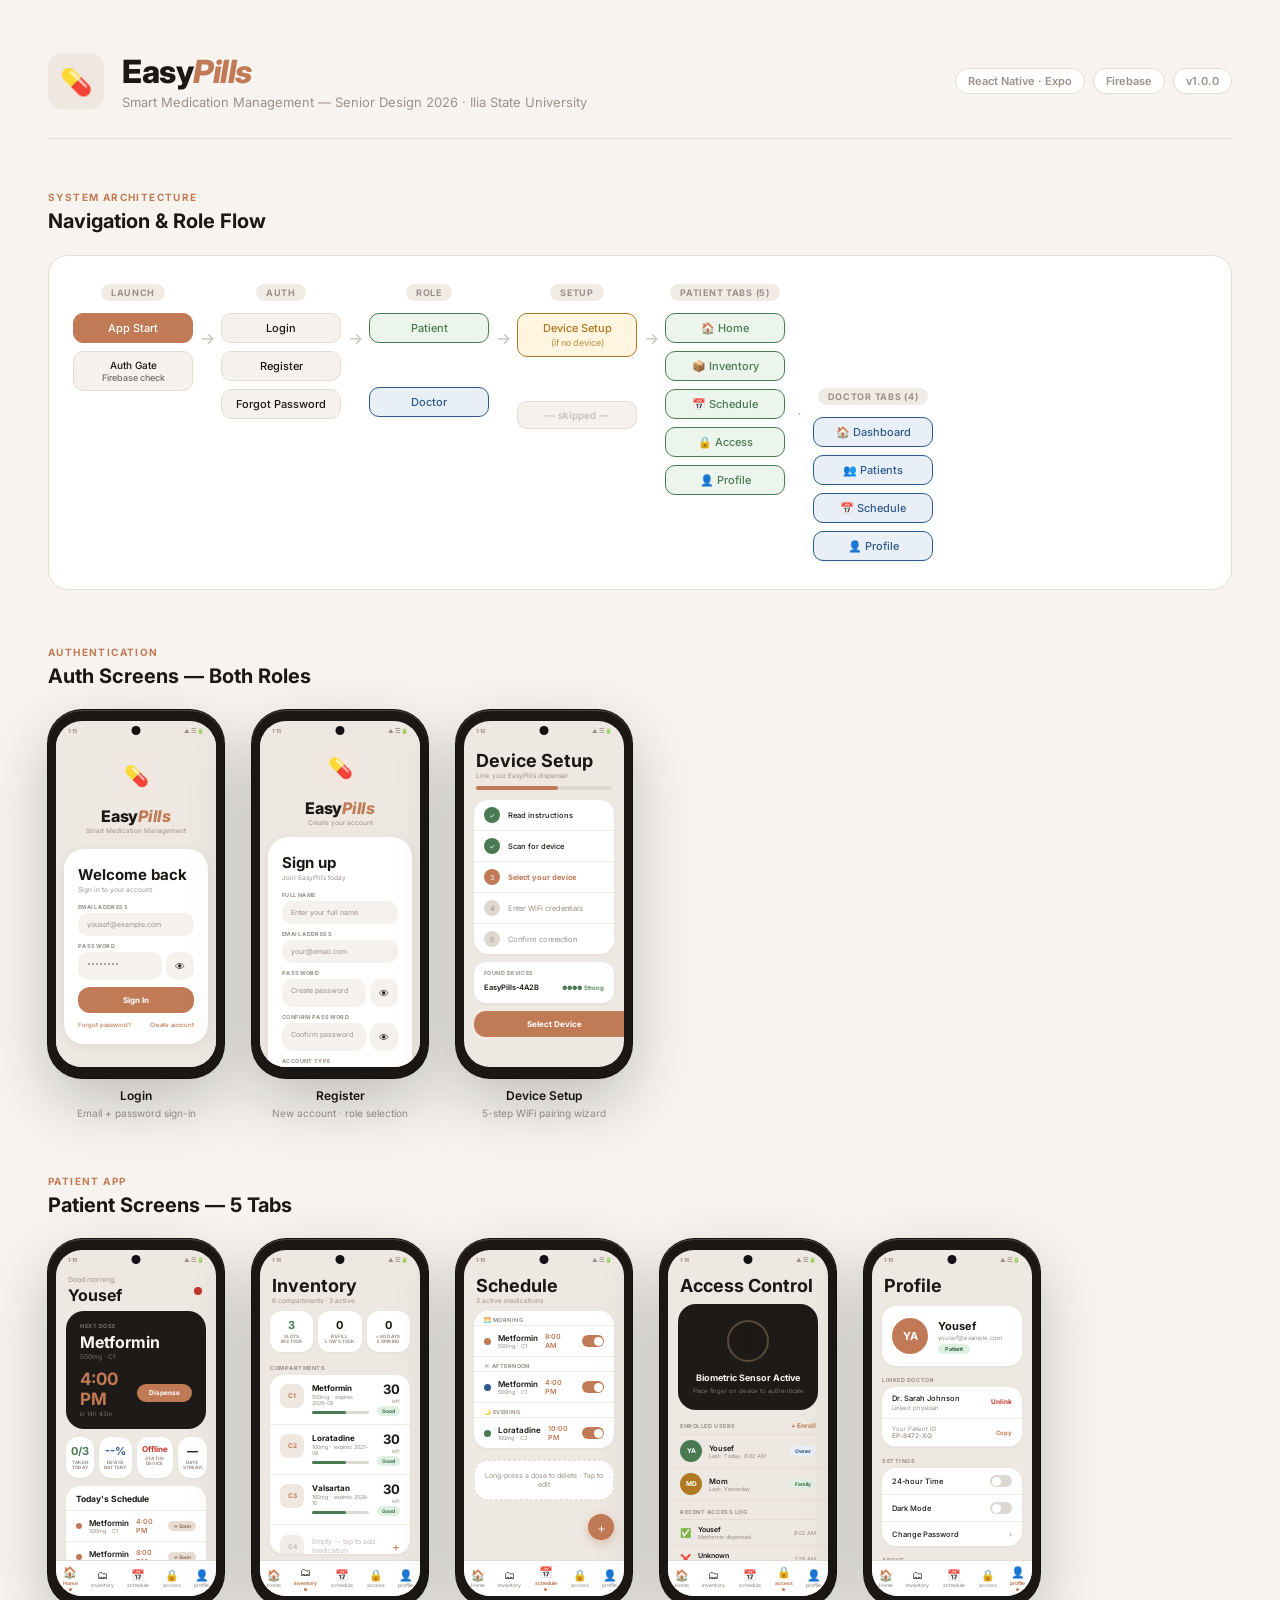
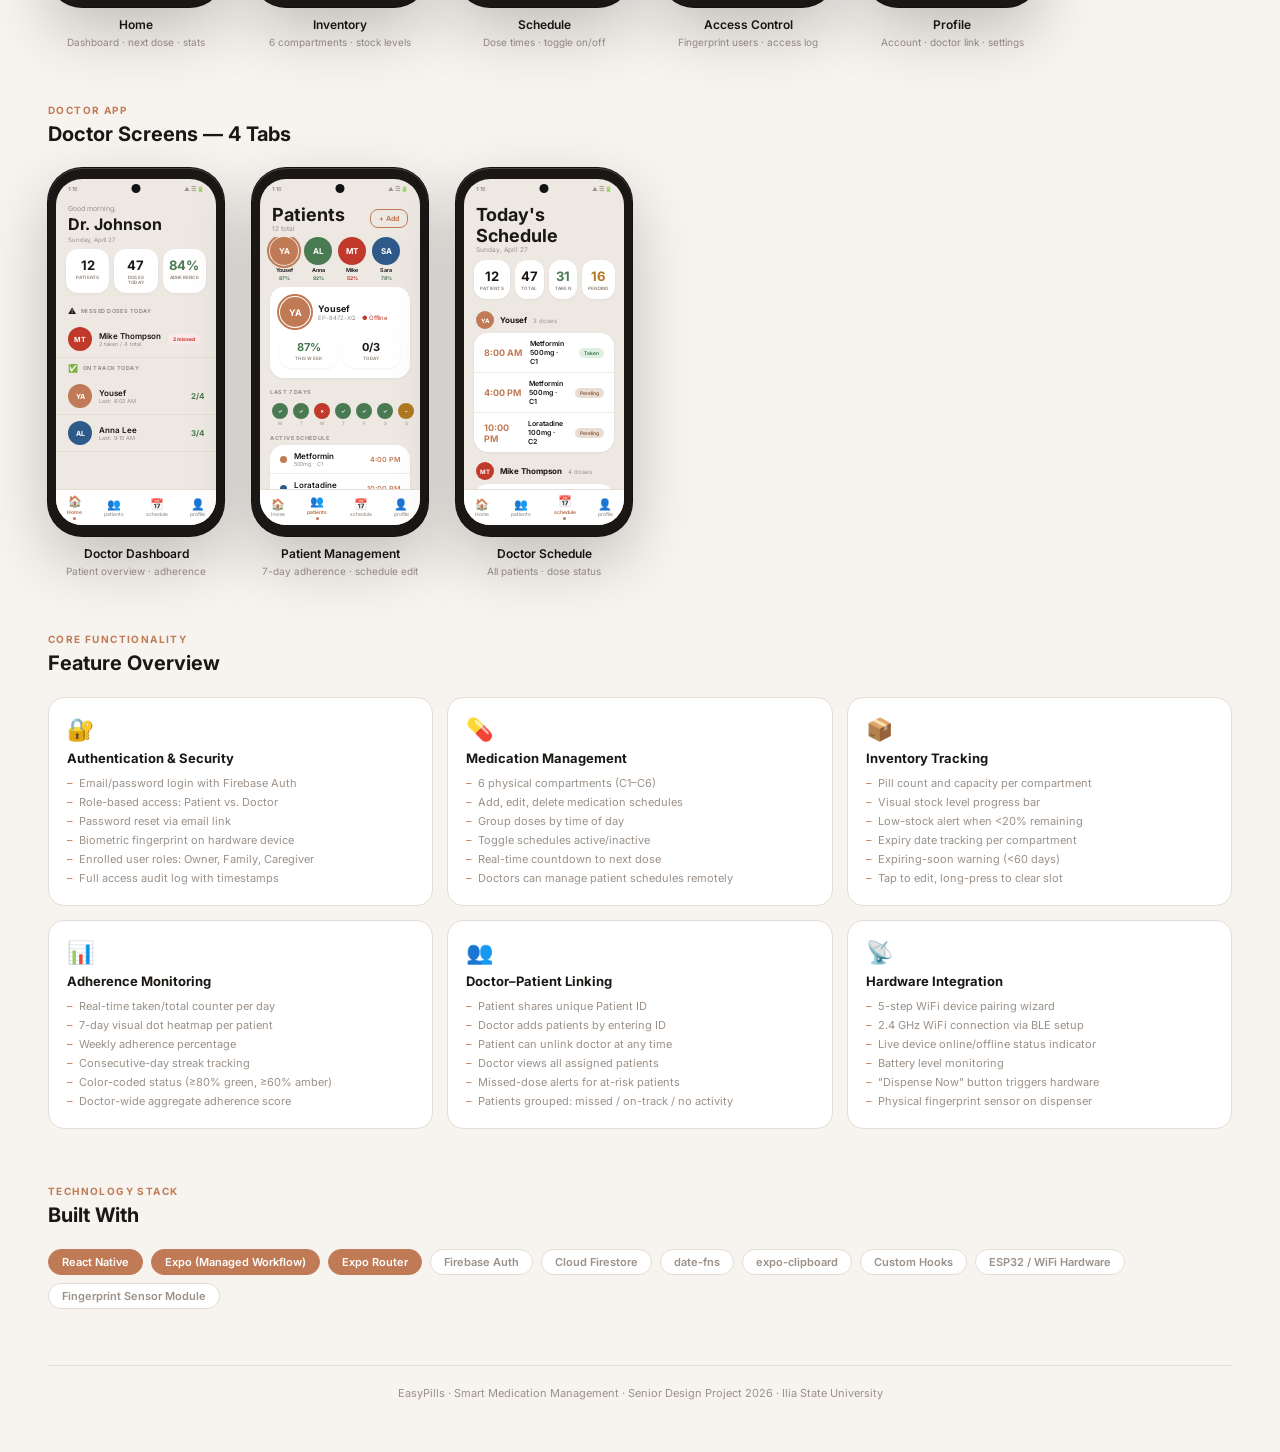
<file: report_design.html>
<!DOCTYPE html>
<html lang="en">
<head>
<meta charset="UTF-8">
<title>EasyPills — App Design Overview</title>
<style>
@import url('https://fonts.googleapis.com/css2?family=Inter:ital,wght@0,300;0,400;0,500;0,600;0,700;0,800;1,700&display=swap');

:root {
  --bg:      #EDE8E2;
  --card:    #FFFFFF;
  --dark:    #1E1A17;
  --accent:  #C17A56;
  --green:   #4A7A52;
  --red:     #C0392B;
  --blue:    #2E5A8A;
  --text:    #1A1714;
  --sub:     #9B9189;
  --border:  #E4DDD5;
  --soon-bg: #E8DDD3;
  --soon-tx: #8B6347;
  --good-bg: #DFF0E3;
  --good-tx: #3A6B42;
  --cx-bg:   #F0E8E0;
  --bar-bg:  #DDD8D2;
  --PW: 176px;
  --PH: 368px;
}

* { box-sizing: border-box; margin: 0; padding: 0; }

body {
  font-family: 'Inter', sans-serif;
  background: #F7F4EF;
  color: var(--text);
  padding: 52px 48px;
  max-width: 1300px;
  margin: 0 auto;
}

/* ── PAGE HEADER ── */
.page-header {
  display: flex; align-items: center; gap: 18px;
  margin-bottom: 52px;
  padding-bottom: 28px;
  border-bottom: 1.5px solid var(--border);
}
.logo-box {
  width: 56px; height: 56px; border-radius: 14px;
  background: var(--cx-bg);
  display: flex; align-items: center; justify-content: center;
  font-size: 26px; flex-shrink: 0;
}
.page-header h1 { font-size: 32px; font-weight: 800; letter-spacing: -.5px; }
.page-header h1 span { color: var(--accent); font-style: italic; }
.page-header p { font-size: 13px; color: var(--sub); margin-top: 3px; }
.header-badges { display: flex; gap: 8px; margin-left: auto; flex-shrink: 0; }
.hbadge {
  font-size: 11px; font-weight: 600; padding: 5px 12px;
  border-radius: 999px; border: 1.5px solid var(--border);
  color: var(--sub); background: var(--card);
}

/* ── SECTION BLOCK ── */
.section { margin-bottom: 56px; }
.sec-label {
  font-size: 10px; font-weight: 700; letter-spacing: .14em;
  text-transform: uppercase; color: var(--accent);
  margin-bottom: 6px;
}
.sec-title { font-size: 20px; font-weight: 700; margin-bottom: 22px; }

/* ── PHONES ROW ── */
.phones-row {
  display: flex; flex-wrap: wrap; gap: 28px; align-items: flex-start;
}

/* ── PHONE SHELL ── */
.phone-wrap {
  display: flex; flex-direction: column; align-items: center; gap: 10px;
}
.phone-shell {
  width: var(--PW); height: var(--PH);
  background: #1A1714;
  border-radius: 34px;
  padding: 11px 8px;
  box-shadow:
    0 0 0 1px #111,
    0 24px 64px rgba(0,0,0,.22),
    inset 0 1px 0 #444;
  flex-shrink: 0;
  position: relative;
}
/* punch-hole camera */
.phone-shell::before {
  content: '';
  position: absolute;
  top: 16px; left: 50%; transform: translateX(-50%);
  width: 9px; height: 9px;
  background: #111;
  border-radius: 999px;
  z-index: 10;
}
.screen {
  width: 100%; height: 100%;
  background: var(--bg);
  border-radius: 26px;
  overflow: hidden;
  display: flex; flex-direction: column;
  font-size: 7px;
  position: relative;
}

/* status bar */
.sbar {
  display: flex; justify-content: space-between; align-items: center;
  padding: 7px 12px 2px;
  font-size: 5.5px; font-weight: 600; color: var(--sub);
  flex-shrink: 0;
}

/* scrollable content area */
.scontent { flex: 1; overflow: hidden; display: flex; flex-direction: column; }

/* phone label */
.phone-label { font-size: 12px; font-weight: 600; color: var(--text); text-align: center; }
.phone-sub   { font-size: 10px; color: var(--sub); text-align: center; margin-top: -6px; }

/* ── WHITE CARD ── */
.card {
  background: var(--card);
  border-radius: 16px;
  box-shadow: 0 1px 4px rgba(0,0,0,.06);
}

/* ── BOTTOM NAV ── */
.bnav {
  display: flex; justify-content: space-around; align-items: center;
  padding: 6px 0 5px;
  background: var(--card);
  border-top: 1px solid var(--border);
  flex-shrink: 0;
}
.bni { display: flex; flex-direction: column; align-items: center; gap: 1.5px; }
.bni-icon { font-size: 11px; line-height: 1; }
.bni-lbl  { font-size: 5px; font-weight: 500; color: var(--sub); }
.bni.active .bni-lbl { color: var(--accent); font-weight: 700; }
.bni.active .bni-icon { filter: none; }
.bni-dot { width: 3px; height: 3px; border-radius: 999px; background: var(--accent); margin-top: 1px; }

/* ── AUTH SCREENS ── */
.auth-bg { background: var(--bg); flex: 1; display: flex; flex-direction: column; align-items: center; padding-top: 18px; }
.auth-icon-wrap {
  width: 44px; height: 44px; border-radius: 13px;
  background: var(--cx-bg);
  display: flex; align-items: center; justify-content: center;
  font-size: 20px; margin-bottom: 8px;
}
.auth-app-name { font-size: 16px; font-weight: 800; letter-spacing: -.3px; }
.auth-app-name span { color: var(--accent); font-style: italic; }
.auth-tagline { font-size: 6.5px; color: var(--sub); margin-top: 1px; }
.auth-card {
  background: var(--card);
  border-radius: 20px;
  padding: 16px 14px;
  margin: 14px 10px 0;
  box-shadow: 0 2px 12px rgba(0,0,0,.07);
}
.auth-h1  { font-size: 15px; font-weight: 700; margin-bottom: 2px; }
.auth-h2  { font-size: 6.5px; color: var(--sub); margin-bottom: 10px; }
.field-lbl {
  font-size: 5.5px; font-weight: 700; letter-spacing: .07em;
  text-transform: uppercase; color: var(--sub); margin-bottom: 3px;
}
.field-row { display: flex; gap: 4px; margin-bottom: 7px; }
.field-input {
  flex: 1; background: #F5F1ED; border-radius: 10px;
  padding: 6px 8px; font-size: 7px; color: var(--sub);
  border: 1px solid transparent;
}
.field-eye {
  width: 28px; height: 28px; background: #F5F1ED;
  border-radius: 10px; display: flex; align-items: center;
  justify-content: center; font-size: 10px; flex-shrink: 0;
}
.auth-btn {
  width: 100%; background: var(--accent); border-radius: 12px;
  padding: 8px; text-align: center;
  font-size: 8px; font-weight: 700; color: #fff;
  margin-top: 6px;
}
.auth-links {
  display: flex; justify-content: space-between;
  margin-top: 8px; font-size: 6px; color: var(--accent); font-weight: 500;
}
.auth-links.centered { justify-content: center; color: var(--sub); }
.auth-links.centered span { color: var(--accent); }
.actype-row { display: flex; gap: 5px; margin-bottom: 7px; }
.actype-btn {
  flex: 1; border-radius: 10px; padding: 6px 4px;
  text-align: center; font-size: 6.5px; font-weight: 600;
  border: 1.5px solid var(--border); color: var(--sub);
  display: flex; align-items: center; justify-content: center; gap: 3px;
}
.actype-btn.sel {
  border-color: var(--accent); color: var(--accent);
  background: #F8EEE8;
}

/* ── HOME SCREEN ── */
.home-greeting { padding: 10px 12px 6px; flex-shrink: 0; }
.greet-small { font-size: 7px; color: var(--sub); }
.greet-big   { font-size: 16px; font-weight: 700; margin-top: 1px; }
.online-dot  {
  position: absolute; top: 22px; right: 14px;
  width: 8px; height: 8px; border-radius: 999px; background: var(--red);
}

.hero-dark {
  margin: 0 10px 8px; border-radius: 18px;
  background: var(--dark);
  padding: 12px 14px;
  flex-shrink: 0;
}
.hero-next-label { font-size: 5.5px; font-weight: 700; letter-spacing: .1em; text-transform: uppercase; color: #7A7067; margin-bottom: 3px; }
.hero-drug  { font-size: 16px; font-weight: 700; color: #FAF7F2; }
.hero-info  { font-size: 6.5px; color: #7A7067; margin-top: 1px; }
.hero-time-row { display: flex; align-items: center; justify-content: space-between; margin-top: 8px; }
.hero-time  { font-size: 17px; font-weight: 700; color: var(--accent); }
.hero-countdown { font-size: 6px; color: #7A7067; margin-top: 1px; }
.hero-dispense-btn {
  background: var(--accent); border-radius: 999px;
  padding: 5px 12px; font-size: 6.5px; font-weight: 700; color: #fff;
}

.stats-row { display: flex; gap: 5px; margin: 0 10px 8px; flex-shrink: 0; }
.stat-box {
  flex: 1; background: var(--card); border-radius: 12px;
  padding: 7px 5px; text-align: center;
  box-shadow: 0 1px 3px rgba(0,0,0,.05);
}
.stat-val { font-size: 11px; font-weight: 700; }
.stat-lbl { font-size: 4.5px; font-weight: 700; letter-spacing: .05em; text-transform: uppercase; color: var(--sub); margin-top: 2px; line-height: 1.2; }
.stat-val.green { color: var(--green); }
.stat-val.blue  { color: var(--blue); }
.stat-val.red   { color: var(--red); }

.today-card { background: var(--card); margin: 0 10px 8px; border-radius: 14px; overflow: hidden; flex-shrink: 0; box-shadow: 0 1px 3px rgba(0,0,0,.05); }
.today-hdr  { padding: 8px 10px 6px; font-size: 8.5px; font-weight: 700; }
.dose-row   { display: flex; align-items: center; gap: 7px; padding: 6px 10px; border-top: 1px solid #F0EBE3; }
.dose-dot   { width: 6px; height: 6px; border-radius: 999px; background: var(--accent); flex-shrink: 0; }
.dose-info  { flex: 1; }
.dose-drug  { font-size: 8px; font-weight: 600; }
.dose-sub   { font-size: 5.5px; color: var(--sub); margin-top: .5px; }
.dose-time  { font-size: 7px; font-weight: 600; color: var(--accent); }
.soon-badge {
  background: var(--soon-bg); color: var(--soon-tx);
  font-size: 5px; font-weight: 600; padding: 2px 5px;
  border-radius: 999px; margin-left: 4px; white-space: nowrap;
}
.taken-badge {
  background: var(--good-bg); color: var(--good-tx);
  font-size: 5px; font-weight: 600; padding: 2px 5px;
  border-radius: 999px; margin-left: 4px;
}
.missed-badge-sm {
  background: #FCEAEA; color: var(--red);
  font-size: 5px; font-weight: 600; padding: 2px 5px;
  border-radius: 999px; margin-left: 4px;
}

.section-lbl-sm {
  font-size: 5.5px; font-weight: 700; letter-spacing: .1em;
  text-transform: uppercase; color: var(--sub);
  padding: 5px 10px 4px; flex-shrink: 0;
}
.recent-card { background: var(--card); margin: 0 10px 6px; border-radius: 14px; padding: 8px 10px; font-size: 7.5px; font-weight: 600; flex-shrink: 0; box-shadow: 0 1px 3px rgba(0,0,0,.05); }

/* ── INVENTORY ── */
.inv-title { font-size: 18px; font-weight: 700; }
.inv-sub   { font-size: 6.5px; color: var(--sub); margin-top: 1px; }
.inv-header { padding: 10px 12px 6px; flex-shrink: 0; }
.comp-card  { background: var(--card); margin: 0 10px 6px; border-radius: 14px; overflow: hidden; flex: 1; box-shadow: 0 1px 3px rgba(0,0,0,.05); }
.comp-row {
  display: flex; align-items: flex-start; gap: 8px;
  padding: 8px 10px; border-bottom: 1px solid #F0EBE3;
}
.cx-badge {
  width: 24px; height: 24px; border-radius: 8px;
  background: var(--cx-bg); color: var(--accent);
  font-size: 6.5px; font-weight: 700;
  display: flex; align-items: center; justify-content: center;
  flex-shrink: 0; margin-top: 1px;
}
.cx-badge.empty { background: #F0EDEA; color: #C5BDB6; }
.comp-info { flex: 1; }
.comp-drug { font-size: 8px; font-weight: 700; }
.comp-meta { font-size: 5.5px; color: var(--sub); margin-top: 1px; }
.comp-bar-wrap { height: 3.5px; background: var(--bar-bg); border-radius: 999px; margin-top: 5px; }
.comp-bar      { height: 100%; border-radius: 999px; background: var(--green); }
.comp-right { display: flex; flex-direction: column; align-items: flex-end; gap: 2px; }
.comp-count     { font-size: 13px; font-weight: 700; line-height: 1; }
.comp-count-lbl { font-size: 5px; color: var(--sub); }
.good-badge {
  background: var(--good-bg); color: var(--good-tx);
  font-size: 5px; font-weight: 700; padding: 2px 5px; border-radius: 999px;
}
.low-badge {
  background: #FEE8E8; color: var(--red);
  font-size: 5px; font-weight: 700; padding: 2px 5px; border-radius: 999px;
}
.comp-empty {
  display: flex; align-items: center; gap: 8px;
  padding: 9px 10px; border-bottom: 1px solid #F0EBE3;
}
.comp-empty-text { flex: 1; font-size: 7px; color: #C5BDB6; }
.comp-plus { font-size: 12px; color: var(--accent); }

/* ── ACCESS CONTROL ── */
.access-header { padding: 10px 12px 8px; flex-shrink: 0; }
.access-title  { font-size: 18px; font-weight: 700; }
.fp-card {
  margin: 0 10px 8px; border-radius: 18px;
  background: var(--dark); padding: 16px 12px;
  display: flex; flex-direction: column; align-items: center;
  gap: 4px; flex-shrink: 0;
}
.fp-ring {
  width: 42px; height: 42px; border-radius: 999px;
  border: 2px solid #5A4A3A;
  display: flex; align-items: center; justify-content: center;
  margin-bottom: 6px;
}
.fp-icon    { font-size: 22px; }
.fp-title   { font-size: 9px; font-weight: 700; color: #FAF7F2; }
.fp-sub     { font-size: 6px; color: #7A7067; text-align: center; }
.enrolled-hdr {
  display: flex; justify-content: space-between; align-items: center;
  padding: 4px 12px; flex-shrink: 0;
}
.enrolled-lbl  { font-size: 5.5px; font-weight: 700; letter-spacing: .1em; text-transform: uppercase; color: var(--sub); }
.enroll-btn    { font-size: 6.5px; font-weight: 700; color: var(--accent); }
.fp-user-row {
  display: flex; align-items: center; gap: 7px;
  padding: 5px 12px; border-bottom: 1px solid var(--border);
  flex-shrink: 0;
}
.fp-avatar {
  width: 22px; height: 22px; border-radius: 999px;
  display: flex; align-items: center; justify-content: center;
  font-size: 6.5px; font-weight: 700; color: #fff; flex-shrink: 0;
}
.fp-name-info { flex: 1; }
.fp-uname { font-size: 7.5px; font-weight: 600; }
.fp-ulast { font-size: 5.5px; color: var(--sub); }
.role-owner    { background: #E8EFF7; color: var(--blue); font-size: 5px; font-weight: 700; padding: 2px 5px; border-radius: 999px; }
.role-family   { background: var(--good-bg); color: var(--good-tx); font-size: 5px; font-weight: 700; padding: 2px 5px; border-radius: 999px; }
.role-caregiver{ background: #FFF5E0; color: #B07820; font-size: 5px; font-weight: 700; padding: 2px 5px; border-radius: 999px; }
.log-row {
  display: flex; align-items: center; gap: 7px;
  padding: 5px 12px; border-bottom: 1px solid var(--border); flex-shrink: 0;
}
.log-icon-success { font-size: 9px; }
.log-name  { font-size: 7px; font-weight: 600; }
.log-sub   { font-size: 5.5px; color: var(--sub); }
.log-time  { font-size: 5.5px; color: var(--sub); margin-left: auto; }

/* ── SCHEDULE SCREEN ── */
.sch-header { padding: 10px 12px 6px; flex-shrink: 0; }
.sch-title  { font-size: 18px; font-weight: 700; }
.sch-sub    { font-size: 6.5px; color: var(--sub); margin-top: 1px; }
.sch-card   { background: var(--card); margin: 0 10px 6px; border-radius: 14px; overflow: hidden; flex-shrink: 0; box-shadow: 0 1px 3px rgba(0,0,0,.05); }
.sch-group-hdr { padding: 6px 10px 2px; font-size: 5.5px; font-weight: 700; letter-spacing: .08em; text-transform: uppercase; color: var(--sub); border-bottom: 1px solid #F0EBE3; }
.sch-row {
  display: flex; align-items: center; gap: 7px;
  padding: 6px 10px; border-bottom: 1px solid #F0EBE3;
}
.sch-dot   { width: 7px; height: 7px; border-radius: 999px; background: var(--accent); flex-shrink: 0; }
.sch-info  { flex: 1; }
.sch-drug  { font-size: 8px; font-weight: 600; }
.sch-meta  { font-size: 5.5px; color: var(--sub); margin-top: .5px; }
.sch-time  { font-size: 7px; font-weight: 600; color: var(--accent); }
.toggle-on {
  width: 22px; height: 12px; border-radius: 999px; background: var(--accent);
  position: relative; flex-shrink: 0;
}
.toggle-on::after {
  content: ''; position: absolute; right: 1.5px; top: 1.5px;
  width: 9px; height: 9px; border-radius: 999px; background: #fff;
}
.toggle-off {
  width: 22px; height: 12px; border-radius: 999px; background: var(--bar-bg);
  position: relative; flex-shrink: 0;
}
.toggle-off::after {
  content: ''; position: absolute; left: 1.5px; top: 1.5px;
  width: 9px; height: 9px; border-radius: 999px; background: #fff;
}
.fab-btn {
  position: absolute; bottom: 56px; right: 10px;
  background: var(--accent); border-radius: 999px;
  width: 26px; height: 26px;
  display: flex; align-items: center; justify-content: center;
  font-size: 14px; color: #fff; font-weight: 300;
  box-shadow: 0 3px 10px rgba(193,122,86,.4);
}

/* ── PROFILE SCREEN ── */
.prof-header { padding: 10px 12px 6px; flex-shrink: 0; }
.prof-title  { font-size: 18px; font-weight: 700; }
.prof-user-card {
  background: var(--card); margin: 4px 10px 6px; border-radius: 14px;
  padding: 12px 10px; display: flex; align-items: center; gap: 10px;
  flex-shrink: 0; box-shadow: 0 1px 3px rgba(0,0,0,.05);
}
.prof-avatar {
  width: 36px; height: 36px; border-radius: 999px;
  display: flex; align-items: center; justify-content: center;
  font-size: 11px; font-weight: 700; color: #fff; flex-shrink: 0;
}
.prof-name  { font-size: 11px; font-weight: 700; }
.prof-email { font-size: 6px; color: var(--sub); margin-top: 1px; }
.prof-role  { font-size: 5.5px; font-weight: 700; padding: 2px 7px; border-radius: 999px; margin-top: 3px; display: inline-block; }
.prof-role.patient { background: var(--good-bg); color: var(--good-tx); }
.prof-role.doctor  { background: #E8EFF7; color: var(--blue); }
.prof-settings-card {
  background: var(--card); margin: 0 10px 6px; border-radius: 14px;
  overflow: hidden; flex-shrink: 0; box-shadow: 0 1px 3px rgba(0,0,0,.05);
}
.prof-row {
  display: flex; align-items: center; justify-content: space-between;
  padding: 7px 10px; border-bottom: 1px solid #F0EBE3;
}
.prof-row-lbl  { font-size: 7.5px; font-weight: 500; }
.prof-row-sub  { font-size: 6px; color: var(--sub); margin-top: .5px; }
.prof-copy-id {
  display: flex; align-items: center; justify-content: space-between;
  padding: 6px 10px; border-bottom: 1px solid #F0EBE3;
}
.copy-id-val { font-size: 6.5px; color: var(--sub); font-weight: 500; }
.copy-btn    { font-size: 6px; color: var(--accent); font-weight: 700; }
.signout-btn {
  margin: 4px 10px; background: #FEE8E8; border-radius: 12px;
  padding: 7px; text-align: center;
  font-size: 7.5px; font-weight: 700; color: var(--red); flex-shrink: 0;
}

/* ── DOCTOR SCREENS ── */
.dr-stat-card {
  background: var(--card); border-radius: 12px;
  padding: 8px 6px; text-align: center;
  box-shadow: 0 1px 3px rgba(0,0,0,.05);
  flex: 1;
}
.dr-stat-val { font-size: 13px; font-weight: 700; }
.dr-stat-lbl { font-size: 4.5px; font-weight: 700; letter-spacing: .05em; text-transform: uppercase; color: var(--sub); margin-top: 2px; }
.pt-group-hdr {
  display: flex; align-items: center; gap: 5px;
  padding: 5px 12px; flex-shrink: 0;
}
.pt-group-icon { font-size: 8px; }
.pt-group-lbl  { font-size: 5.5px; font-weight: 700; letter-spacing: .08em; text-transform: uppercase; color: var(--sub); }
.pt-row {
  display: flex; align-items: center; gap: 7px;
  padding: 6px 12px; border-bottom: 1px solid var(--border); flex-shrink: 0;
}
.pt-avatar {
  width: 24px; height: 24px; border-radius: 999px;
  display: flex; align-items: center; justify-content: center;
  font-size: 7px; font-weight: 700; color: #fff; flex-shrink: 0;
}
.pt-name   { font-size: 8px; font-weight: 600; }
.pt-sub    { font-size: 5.5px; color: var(--sub); margin-top: .5px; }
.pt-count  { font-size: 8px; font-weight: 700; color: var(--green); }
.missed-pill {
  background: #FCEAEA; color: var(--red);
  font-size: 5px; font-weight: 700; padding: 2px 5px; border-radius: 999px;
}

/* doctor patients screen */
.adh-row {
  display: flex; gap: 5px; padding: 4px 12px; flex-shrink: 0;
}
.adh-day { display: flex; flex-direction: column; align-items: center; gap: 1.5px; }
.adh-dot-c {
  width: 16px; height: 16px; border-radius: 999px;
  display: flex; align-items: center; justify-content: center;
  font-size: 5px; font-weight: 700; color: #fff;
}
.adh-dot-c.g { background: var(--green); }
.adh-dot-c.r { background: var(--red); }
.adh-dot-c.a { background: #B07820; }
.adh-day-lbl { font-size: 4.5px; color: var(--sub); }
.chips-row {
  display: flex; gap: 6px; padding: 0 10px 6px; overflow: hidden; flex-shrink: 0;
}
.pt-chip {
  display: flex; flex-direction: column; align-items: center; gap: 2px; flex-shrink: 0;
}
.pt-chip-av {
  width: 28px; height: 28px; border-radius: 999px;
  display: flex; align-items: center; justify-content: center;
  font-size: 8px; font-weight: 700; color: #fff;
}
.pt-chip-av.sel { outline: 2px solid var(--accent); outline-offset: 1px; }
.pt-chip-name { font-size: 5.5px; font-weight: 600; }
.pt-chip-pct  { font-size: 5px; font-weight: 700; }

/* ── FLOW DIAGRAM ── */
.flow-wrap {
  background: var(--card); border-radius: 20px; padding: 28px 24px;
  border: 1px solid var(--border);
  display: flex; align-items: flex-start; gap: 0; overflow-x: auto;
}
.flow-col  { display: flex; flex-direction: column; align-items: center; gap: 8px; min-width: 120px; }
.flow-hdr  {
  font-size: 9px; font-weight: 700; letter-spacing: .08em;
  text-transform: uppercase; color: var(--sub);
  padding: 3px 10px; background: #F0EBE5; border-radius: 999px;
  margin-bottom: 4px; white-space: nowrap;
}
.fnode {
  background: #F5F1ED; border: 1.5px solid var(--border);
  border-radius: 10px; padding: 7px 12px;
  font-size: 11px; font-weight: 500; text-align: center;
  white-space: nowrap; width: 100%;
}
.fnode.accent { background: var(--accent); color: #fff; border-color: var(--accent); }
.fnode.green  { background: #EBF5EC; border-color: #4A7A52; color: #4A7A52; }
.fnode.blue   { background: #E8EFF7; border-color: #2E5A8A; color: #2E5A8A; }
.fnode.amber  { background: #FFF5E0; border-color: #B07820; color: #B07820; }
.farrow { display: flex; align-items: center; justify-content: center; min-width: 28px; padding-top: 44px; font-size: 16px; color: #C5BDB6; }

/* ── FEATURE GRID ── */
.feat-grid { display: grid; grid-template-columns: repeat(3, 1fr); gap: 14px; }
.feat-card {
  background: var(--card); border: 1px solid var(--border);
  border-radius: 16px; padding: 18px;
}
.feat-icon  { font-size: 22px; margin-bottom: 8px; }
.feat-title { font-size: 13px; font-weight: 700; margin-bottom: 7px; }
.feat-card ul { list-style: none; }
.feat-card ul li {
  font-size: 11px; color: var(--sub); padding: 2.5px 0;
  display: flex; gap: 6px; align-items: flex-start;
}
.feat-card ul li::before { content: '–'; color: var(--accent); flex-shrink: 0; }

/* ── TECH CHIPS ── */
.tech-row { display: flex; flex-wrap: wrap; gap: 8px; }
.tech-chip {
  font-size: 11px; font-weight: 600; padding: 5px 13px;
  border-radius: 999px; background: var(--card); border: 1px solid var(--border);
  color: var(--sub);
}
.tech-chip.accent { background: var(--accent); border-color: var(--accent); color: #fff; }

/* ── FOOTER ── */
.footer {
  text-align: center; font-size: 11px; color: var(--sub);
  padding-top: 20px; border-top: 1.5px solid var(--border); margin-top: 20px;
}

.spacer { flex: 1; }
hr.div { border: none; border-top: 1.5px solid var(--border); margin: 48px 0; }
</style>
</head>
<body>

<!-- ═══ HEADER ═══ -->
<div class="page-header">
  <div class="logo-box">💊</div>
  <div>
    <h1>Easy<span>Pills</span></h1>
    <p>Smart Medication Management — Senior Design 2026 · Ilia State University</p>
  </div>
  <div class="header-badges">
    <div class="hbadge">React Native · Expo</div>
    <div class="hbadge">Firebase</div>
    <div class="hbadge">v1.0.0</div>
  </div>
</div>


<!-- ═══ NAVIGATION FLOW ═══ -->
<div class="section">
  <div class="sec-label">System Architecture</div>
  <div class="sec-title">Navigation & Role Flow</div>
  <div class="flow-wrap">
    <div class="flow-col">
      <div class="flow-hdr">Launch</div>
      <div class="fnode accent">App Start</div>
      <div class="fnode" style="font-size:10px;">Auth Gate<br><span style="opacity:.6;font-size:9px;">Firebase check</span></div>
    </div>
    <div class="farrow">→</div>
    <div class="flow-col">
      <div class="flow-hdr">Auth</div>
      <div class="fnode">Login</div>
      <div class="fnode">Register</div>
      <div class="fnode">Forgot Password</div>
    </div>
    <div class="farrow">→</div>
    <div class="flow-col">
      <div class="flow-hdr">Role</div>
      <div class="fnode green">Patient</div>
      <div style="height:28px;"></div>
      <div class="fnode blue">Doctor</div>
    </div>
    <div class="farrow">→</div>
    <div class="flow-col">
      <div class="flow-hdr">Setup</div>
      <div class="fnode amber">Device Setup<br><span style="font-size:9px;opacity:.7;">(if no device)</span></div>
      <div style="height:28px;"></div>
      <div class="fnode" style="font-size:10px;color:#bbb;">— skipped —</div>
    </div>
    <div class="farrow">→</div>
    <div class="flow-col">
      <div class="flow-hdr">Patient Tabs (5)</div>
      <div class="fnode green">🏠 Home</div>
      <div class="fnode green">📦 Inventory</div>
      <div class="fnode green">📅 Schedule</div>
      <div class="fnode green">🔒 Access</div>
      <div class="fnode green">👤 Profile</div>
    </div>
    <div class="farrow" style="padding-top:120px;">·</div>
    <div class="flow-col" style="margin-top:104px;">
      <div class="flow-hdr">Doctor Tabs (4)</div>
      <div class="fnode blue">🏠 Dashboard</div>
      <div class="fnode blue">👥 Patients</div>
      <div class="fnode blue">📅 Schedule</div>
      <div class="fnode blue">👤 Profile</div>
    </div>
  </div>
</div>


<!-- ═══ AUTH SCREENS ═══ -->
<div class="section">
  <div class="sec-label">Authentication</div>
  <div class="sec-title">Auth Screens — Both Roles</div>
  <div class="phones-row">

    <!-- LOGIN -->
    <div class="phone-wrap">
      <div class="phone-shell">
        <div class="screen">
          <div class="sbar"><span>1:15</span><span>▲ ☰ 🔋</span></div>
          <div class="auth-bg">
            <div class="auth-icon-wrap">💊</div>
            <div class="auth-app-name">Easy<span>Pills</span></div>
            <div class="auth-tagline">Smart Medication Management</div>
            <div class="auth-card" style="width:calc(100% - 16px);">
              <div class="auth-h1">Welcome back</div>
              <div class="auth-h2">Sign in to your account</div>
              <div class="field-lbl">Email Address</div>
              <div class="field-row"><div class="field-input">yousef@example.com</div></div>
              <div class="field-lbl">Password</div>
              <div class="field-row">
                <div class="field-input">••••••••</div>
                <div class="field-eye">👁</div>
              </div>
              <div class="auth-btn">Sign In</div>
              <div class="auth-links">
                <span>Forgot password?</span>
                <span>Create account</span>
              </div>
            </div>
          </div>
        </div>
      </div>
      <div class="phone-label">Login</div>
      <div class="phone-sub">Email + password sign-in</div>
    </div>

    <!-- REGISTER -->
    <div class="phone-wrap">
      <div class="phone-shell">
        <div class="screen">
          <div class="sbar"><span>1:15</span><span>▲ ☰ 🔋</span></div>
          <div class="auth-bg" style="padding-top:10px;">
            <div class="auth-icon-wrap">💊</div>
            <div class="auth-app-name">Easy<span>Pills</span></div>
            <div class="auth-tagline">Create your account</div>
            <div class="auth-card" style="width:calc(100% - 16px);margin-top:10px;">
              <div class="auth-h1">Sign up</div>
              <div class="auth-h2">Join EasyPills today</div>
              <div class="field-lbl">Full Name</div>
              <div class="field-row"><div class="field-input">Enter your full name</div></div>
              <div class="field-lbl">Email Address</div>
              <div class="field-row"><div class="field-input">your@email.com</div></div>
              <div class="field-lbl">Password</div>
              <div class="field-row">
                <div class="field-input">Create password</div>
                <div class="field-eye">👁</div>
              </div>
              <div class="field-lbl">Confirm Password</div>
              <div class="field-row">
                <div class="field-input">Confirm password</div>
                <div class="field-eye">👁</div>
              </div>
              <div class="field-lbl">Account Type</div>
              <div class="actype-row">
                <div class="actype-btn sel">👤 Patient</div>
                <div class="actype-btn">🩺 Doctor</div>
              </div>
              <div class="auth-btn">Create Account</div>
              <div class="auth-links centered" style="margin-top:6px;">
                Already have an account? <span style="margin-left:3px;">Sign in</span>
              </div>
            </div>
          </div>
        </div>
      </div>
      <div class="phone-label">Register</div>
      <div class="phone-sub">New account · role selection</div>
    </div>

    <!-- DEVICE SETUP -->
    <div class="phone-wrap">
      <div class="phone-shell">
        <div class="screen">
          <div class="sbar"><span>1:16</span><span>▲ ☰ 🔋</span></div>
          <div class="scontent" style="padding-top:4px;">
            <div style="padding:10px 12px 6px;flex-shrink:0;">
              <div style="font-size:18px;font-weight:700;">Device Setup</div>
              <div style="font-size:6.5px;color:var(--sub);margin-top:1px;">Link your EasyPills dispenser</div>
            </div>
            <!-- progress bar -->
            <div style="margin:0 12px 10px;height:4px;background:var(--bar-bg);border-radius:999px;flex-shrink:0;">
              <div style="width:60%;height:100%;background:var(--accent);border-radius:999px;"></div>
            </div>
            <!-- steps -->
            <div style="background:var(--card);margin:0 10px;border-radius:14px;overflow:hidden;flex-shrink:0;box-shadow:0 1px 3px rgba(0,0,0,.05);">
              <div style="display:flex;align-items:center;gap:8px;padding:7px 10px;border-bottom:1px solid #F0EBE3;">
                <div style="width:16px;height:16px;border-radius:999px;background:var(--green);display:flex;align-items:center;justify-content:center;font-size:7px;color:#fff;flex-shrink:0;">✓</div>
                <div style="font-size:7.5px;font-weight:500;">Read instructions</div>
              </div>
              <div style="display:flex;align-items:center;gap:8px;padding:7px 10px;border-bottom:1px solid #F0EBE3;">
                <div style="width:16px;height:16px;border-radius:999px;background:var(--green);display:flex;align-items:center;justify-content:center;font-size:7px;color:#fff;flex-shrink:0;">✓</div>
                <div style="font-size:7.5px;font-weight:500;">Scan for device</div>
              </div>
              <div style="display:flex;align-items:center;gap:8px;padding:7px 10px;border-bottom:1px solid #F0EBE3;">
                <div style="width:16px;height:16px;border-radius:999px;background:var(--accent);display:flex;align-items:center;justify-content:center;font-size:7px;color:#fff;flex-shrink:0;">3</div>
                <div style="font-size:7.5px;font-weight:700;color:var(--accent);">Select your device</div>
              </div>
              <div style="display:flex;align-items:center;gap:8px;padding:7px 10px;border-bottom:1px solid #F0EBE3;">
                <div style="width:16px;height:16px;border-radius:999px;background:var(--bar-bg);display:flex;align-items:center;justify-content:center;font-size:7px;color:var(--sub);flex-shrink:0;">4</div>
                <div style="font-size:7.5px;color:var(--sub);">Enter WiFi credentials</div>
              </div>
              <div style="display:flex;align-items:center;gap:8px;padding:7px 10px;">
                <div style="width:16px;height:16px;border-radius:999px;background:var(--bar-bg);display:flex;align-items:center;justify-content:center;font-size:7px;color:var(--sub);flex-shrink:0;">5</div>
                <div style="font-size:7.5px;color:var(--sub);">Confirm connection</div>
              </div>
            </div>
            <div style="background:var(--card);margin:8px 10px;border-radius:12px;padding:8px 10px;flex-shrink:0;box-shadow:0 1px 3px rgba(0,0,0,.05);">
              <div style="font-size:5.5px;font-weight:700;letter-spacing:.08em;text-transform:uppercase;color:var(--sub);margin-bottom:4px;">Found Devices</div>
              <div style="display:flex;justify-content:space-between;align-items:center;padding:3px 0;">
                <span style="font-size:7.5px;font-weight:600;">EasyPills-4A2B</span>
                <span style="font-size:6px;color:var(--green);font-weight:600;">●●●● Strong</span>
              </div>
            </div>
            <div style="margin:0 10px;" class="auth-btn">Select Device</div>
          </div>
        </div>
      </div>
      <div class="phone-label">Device Setup</div>
      <div class="phone-sub">5-step WiFi pairing wizard</div>
    </div>

  </div>
</div>


<!-- ═══ PATIENT SCREENS ═══ -->
<div class="section">
  <div class="sec-label">Patient App</div>
  <div class="sec-title">Patient Screens — 5 Tabs</div>
  <div class="phones-row">

    <!-- HOME -->
    <div class="phone-wrap">
      <div class="phone-shell">
        <div class="screen">
          <div class="sbar"><span>1:16</span><span>▲ ☰ 🔋</span></div>
          <div class="scontent">
            <div class="home-greeting" style="position:relative;">
              <div class="greet-small">Good morning,</div>
              <div class="greet-big">Yousef</div>
              <div class="online-dot"></div>
            </div>
            <div class="hero-dark">
              <div class="hero-next-label">Next Dose</div>
              <div class="hero-drug">Metformin</div>
              <div class="hero-info">500mg · C1</div>
              <div class="hero-time-row">
                <div>
                  <div class="hero-time">4:00 PM</div>
                  <div class="hero-countdown">in 14h 43m</div>
                </div>
                <div class="hero-dispense-btn">Dispense</div>
              </div>
            </div>
            <div class="stats-row">
              <div class="stat-box"><div class="stat-val green">0/3</div><div class="stat-lbl">Taken<br>Today</div></div>
              <div class="stat-box"><div class="stat-val blue">--%</div><div class="stat-lbl">Device<br>Battery</div></div>
              <div class="stat-box"><div class="stat-val red" style="font-size:8px;">Offline</div><div class="stat-lbl">Status<br>Device</div></div>
              <div class="stat-box"><div class="stat-val">—</div><div class="stat-lbl">Days<br>Streak</div></div>
            </div>
            <div class="today-card">
              <div class="today-hdr">Today's Schedule</div>
              <div class="dose-row">
                <div class="dose-dot"></div>
                <div class="dose-info">
                  <div class="dose-drug">Metformin</div>
                  <div class="dose-sub">500mg · C1</div>
                </div>
                <div class="dose-time">4:00 PM</div>
                <div class="soon-badge">→ Soon</div>
              </div>
              <div class="dose-row">
                <div class="dose-dot"></div>
                <div class="dose-info">
                  <div class="dose-drug">Metformin</div>
                  <div class="dose-sub">500mg · C1</div>
                </div>
                <div class="dose-time">8:00 PM</div>
                <div class="soon-badge">→ Soon</div>
              </div>
              <div class="dose-row">
                <div class="dose-dot"></div>
                <div class="dose-info">
                  <div class="dose-drug">Loratadine</div>
                  <div class="dose-sub">100mg · C2</div>
                </div>
                <div class="dose-time">10:00 PM</div>
                <div class="soon-badge">→ Soon</div>
              </div>
            </div>
            <div class="recent-card">Recent Activity</div>
          </div>
          <div class="bnav">
            <div class="bni active"><div class="bni-icon">🏠</div><div class="bni-lbl">Home</div><div class="bni-dot"></div></div>
            <div class="bni"><div class="bni-icon">🗂</div><div class="bni-lbl">inventory</div></div>
            <div class="bni"><div class="bni-icon">📅</div><div class="bni-lbl">schedule</div></div>
            <div class="bni"><div class="bni-icon">🔒</div><div class="bni-lbl">access</div></div>
            <div class="bni"><div class="bni-icon">👤</div><div class="bni-lbl">profile</div></div>
          </div>
        </div>
      </div>
      <div class="phone-label">Home</div>
      <div class="phone-sub">Dashboard · next dose · stats</div>
    </div>

    <!-- INVENTORY -->
    <div class="phone-wrap">
      <div class="phone-shell">
        <div class="screen">
          <div class="sbar"><span>1:16</span><span>▲ ☰ 🔋</span></div>
          <div class="scontent">
            <div class="inv-header">
              <div class="inv-title">Inventory</div>
              <div class="inv-sub">6 compartments · 3 active</div>
            </div>
            <div class="stats-row">
              <div class="stat-box"><div class="stat-val green">3</div><div class="stat-lbl">Slots<br>In Stock</div></div>
              <div class="stat-box"><div class="stat-val">0</div><div class="stat-lbl">Refill<br>Low Stock</div></div>
              <div class="stat-box"><div class="stat-val">0</div><div class="stat-lbl">&lt;60 Days<br>Expiring</div></div>
            </div>
            <div class="section-lbl-sm">Compartments</div>
            <div class="comp-card">
              <div class="comp-row">
                <div class="cx-badge">C1</div>
                <div class="comp-info">
                  <div class="comp-drug">Metformin</div>
                  <div class="comp-meta">500mg · expires 2026-08</div>
                  <div class="comp-bar-wrap"><div class="comp-bar" style="width:60%;"></div></div>
                </div>
                <div class="comp-right">
                  <div class="comp-count">30</div>
                  <div class="comp-count-lbl">left</div>
                  <div class="good-badge">Good</div>
                </div>
              </div>
              <div class="comp-row">
                <div class="cx-badge">C2</div>
                <div class="comp-info">
                  <div class="comp-drug">Loratadine</div>
                  <div class="comp-meta">100mg · expires 2027-08</div>
                  <div class="comp-bar-wrap"><div class="comp-bar" style="width:60%;"></div></div>
                </div>
                <div class="comp-right">
                  <div class="comp-count">30</div>
                  <div class="comp-count-lbl">left</div>
                  <div class="good-badge">Good</div>
                </div>
              </div>
              <div class="comp-row">
                <div class="cx-badge">C3</div>
                <div class="comp-info">
                  <div class="comp-drug">Valsartan</div>
                  <div class="comp-meta">160mg · expires 2028-10</div>
                  <div class="comp-bar-wrap"><div class="comp-bar" style="width:60%;"></div></div>
                </div>
                <div class="comp-right">
                  <div class="comp-count">30</div>
                  <div class="comp-count-lbl">left</div>
                  <div class="good-badge">Good</div>
                </div>
              </div>
              <div class="comp-empty">
                <div class="cx-badge empty">C4</div>
                <div class="comp-empty-text">Empty — tap to add medication</div>
                <div class="comp-plus">+</div>
              </div>
              <div class="comp-empty">
                <div class="cx-badge empty">C5</div>
                <div class="comp-empty-text">Empty — tap to add medication</div>
                <div class="comp-plus">+</div>
              </div>
              <div class="comp-empty" style="border-bottom:none;">
                <div class="cx-badge empty">C6</div>
                <div class="comp-empty-text">Empty — tap to add medication</div>
                <div class="comp-plus">+</div>
              </div>
            </div>
          </div>
          <div class="bnav">
            <div class="bni"><div class="bni-icon">🏠</div><div class="bni-lbl">Home</div></div>
            <div class="bni active"><div class="bni-icon">🗂</div><div class="bni-lbl">inventory</div><div class="bni-dot"></div></div>
            <div class="bni"><div class="bni-icon">📅</div><div class="bni-lbl">schedule</div></div>
            <div class="bni"><div class="bni-icon">🔒</div><div class="bni-lbl">access</div></div>
            <div class="bni"><div class="bni-icon">👤</div><div class="bni-lbl">profile</div></div>
          </div>
        </div>
      </div>
      <div class="phone-label">Inventory</div>
      <div class="phone-sub">6 compartments · stock levels</div>
    </div>

    <!-- SCHEDULE -->
    <div class="phone-wrap">
      <div class="phone-shell">
        <div class="screen" style="position:relative;">
          <div class="sbar"><span>1:16</span><span>▲ ☰ 🔋</span></div>
          <div class="scontent">
            <div class="sch-header">
              <div style="display:flex;justify-content:space-between;align-items:center;">
                <div>
                  <div class="sch-title">Schedule</div>
                  <div class="sch-sub">3 active medications</div>
                </div>
              </div>
            </div>
            <div class="sch-card">
              <div class="sch-group-hdr">🌅 Morning</div>
              <div class="sch-row">
                <div class="sch-dot"></div>
                <div class="sch-info">
                  <div class="sch-drug">Metformin</div>
                  <div class="sch-meta">500mg · C1</div>
                </div>
                <div class="sch-time">8:00 AM</div>
                <div class="toggle-on" style="margin-left:5px;"></div>
              </div>
              <div class="sch-group-hdr">☀️ Afternoon</div>
              <div class="sch-row">
                <div class="sch-dot" style="background:var(--blue);"></div>
                <div class="sch-info">
                  <div class="sch-drug">Metformin</div>
                  <div class="sch-meta">500mg · C1</div>
                </div>
                <div class="sch-time">4:00 PM</div>
                <div class="toggle-on" style="margin-left:5px;"></div>
              </div>
              <div class="sch-group-hdr">🌙 Evening</div>
              <div class="sch-row" style="border-bottom:none;">
                <div class="sch-dot" style="background:var(--green);"></div>
                <div class="sch-info">
                  <div class="sch-drug">Loratadine</div>
                  <div class="sch-meta">100mg · C2</div>
                </div>
                <div class="sch-time">10:00 PM</div>
                <div class="toggle-on" style="margin-left:5px;"></div>
              </div>
            </div>
            <div style="padding:6px 10px;flex-shrink:0;">
              <div style="background:var(--card);border-radius:14px;padding:10px;font-size:7px;color:var(--sub);text-align:center;border:1.5px dashed var(--border);">
                Long-press a dose to delete · Tap to edit
              </div>
            </div>
          </div>
          <div class="fab-btn">+</div>
          <div class="bnav">
            <div class="bni"><div class="bni-icon">🏠</div><div class="bni-lbl">Home</div></div>
            <div class="bni"><div class="bni-icon">🗂</div><div class="bni-lbl">inventory</div></div>
            <div class="bni active"><div class="bni-icon">📅</div><div class="bni-lbl">schedule</div><div class="bni-dot"></div></div>
            <div class="bni"><div class="bni-icon">🔒</div><div class="bni-lbl">access</div></div>
            <div class="bni"><div class="bni-icon">👤</div><div class="bni-lbl">profile</div></div>
          </div>
        </div>
      </div>
      <div class="phone-label">Schedule</div>
      <div class="phone-sub">Dose times · toggle on/off</div>
    </div>

    <!-- ACCESS CONTROL -->
    <div class="phone-wrap">
      <div class="phone-shell">
        <div class="screen">
          <div class="sbar"><span>1:16</span><span>▲ ☰ 🔋</span></div>
          <div class="scontent">
            <div class="access-header">
              <div class="access-title">Access Control</div>
            </div>
            <div class="fp-card">
              <div class="fp-ring">
                <div class="fp-icon">🫆</div>
              </div>
              <div class="fp-title">Biometric Sensor Active</div>
              <div class="fp-sub">Place finger on device to authenticate</div>
            </div>
            <div class="enrolled-hdr">
              <div class="enrolled-lbl">Enrolled Users</div>
              <div class="enroll-btn">+ Enroll</div>
            </div>
            <div style="border-bottom:1px solid var(--border);margin:0 12px;flex-shrink:0;"></div>
            <div class="fp-user-row">
              <div class="fp-avatar" style="background:#4A7A52;">YA</div>
              <div class="fp-name-info">
                <div class="fp-uname">Yousef</div>
                <div class="fp-ulast">Last: Today, 8:02 AM</div>
              </div>
              <div class="role-owner">Owner</div>
            </div>
            <div class="fp-user-row">
              <div class="fp-avatar" style="background:#B07820;">MD</div>
              <div class="fp-name-info">
                <div class="fp-uname">Mom</div>
                <div class="fp-ulast">Last: Yesterday</div>
              </div>
              <div class="role-family">Family</div>
            </div>
            <div class="enrolled-hdr" style="margin-top:4px;">
              <div class="enrolled-lbl">Recent Access Log</div>
            </div>
            <div style="border-bottom:1px solid var(--border);margin:0 12px;flex-shrink:0;"></div>
            <div class="log-row">
              <div class="log-icon-success">✅</div>
              <div style="flex:1;">
                <div class="log-name">Yousef</div>
                <div class="log-sub">Metformin dispensed</div>
              </div>
              <div class="log-time">8:02 AM</div>
            </div>
            <div class="log-row">
              <div class="log-icon-success">❌</div>
              <div style="flex:1;">
                <div class="log-name">Unknown</div>
                <div class="log-sub">Auth failed</div>
              </div>
              <div class="log-time">7:58 AM</div>
            </div>
          </div>
          <div class="bnav">
            <div class="bni"><div class="bni-icon">🏠</div><div class="bni-lbl">Home</div></div>
            <div class="bni"><div class="bni-icon">🗂</div><div class="bni-lbl">inventory</div></div>
            <div class="bni"><div class="bni-icon">📅</div><div class="bni-lbl">schedule</div></div>
            <div class="bni active"><div class="bni-icon">🔒</div><div class="bni-lbl">access</div><div class="bni-dot"></div></div>
            <div class="bni"><div class="bni-icon">👤</div><div class="bni-lbl">profile</div></div>
          </div>
        </div>
      </div>
      <div class="phone-label">Access Control</div>
      <div class="phone-sub">Fingerprint users · access log</div>
    </div>

    <!-- PROFILE -->
    <div class="phone-wrap">
      <div class="phone-shell">
        <div class="screen">
          <div class="sbar"><span>1:16</span><span>▲ ☰ 🔋</span></div>
          <div class="scontent">
            <div class="prof-header">
              <div class="prof-title">Profile</div>
            </div>
            <div class="prof-user-card">
              <div class="prof-avatar" style="background:var(--accent);">YA</div>
              <div>
                <div class="prof-name">Yousef</div>
                <div class="prof-email">yousef@example.com</div>
                <div class="prof-role patient">Patient</div>
              </div>
            </div>
            <div class="section-lbl-sm">Linked Doctor</div>
            <div class="prof-settings-card" style="margin-bottom:6px;">
              <div class="prof-row">
                <div>
                  <div class="prof-row-lbl">Dr. Sarah Johnson</div>
                  <div class="prof-row-sub">Linked physician</div>
                </div>
                <div style="font-size:6.5px;color:var(--red);font-weight:700;">Unlink</div>
              </div>
              <div class="prof-copy-id">
                <div>
                  <div class="prof-row-sub">Your Patient ID</div>
                  <div class="copy-id-val">EP-8472-XQ</div>
                </div>
                <div class="copy-btn">Copy</div>
              </div>
            </div>
            <div class="section-lbl-sm">Settings</div>
            <div class="prof-settings-card" style="margin-bottom:6px;">
              <div class="prof-row">
                <div class="prof-row-lbl">24-hour Time</div>
                <div class="toggle-off"></div>
              </div>
              <div class="prof-row">
                <div class="prof-row-lbl">Dark Mode</div>
                <div class="toggle-off"></div>
              </div>
              <div class="prof-row" style="border-bottom:none;">
                <div class="prof-row-lbl">Change Password</div>
                <div style="font-size:8px;color:var(--sub);">›</div>
              </div>
            </div>
            <div class="section-lbl-sm">About</div>
            <div style="padding:4px 12px;font-size:6px;color:var(--sub);flex-shrink:0;">v1.0.0 · Senior Design 2026 · Ilia State University</div>
            <div class="signout-btn">Sign Out</div>
          </div>
          <div class="bnav">
            <div class="bni"><div class="bni-icon">🏠</div><div class="bni-lbl">Home</div></div>
            <div class="bni"><div class="bni-icon">🗂</div><div class="bni-lbl">inventory</div></div>
            <div class="bni"><div class="bni-icon">📅</div><div class="bni-lbl">schedule</div></div>
            <div class="bni"><div class="bni-icon">🔒</div><div class="bni-lbl">access</div></div>
            <div class="bni active"><div class="bni-icon">👤</div><div class="bni-lbl">profile</div><div class="bni-dot"></div></div>
          </div>
        </div>
      </div>
      <div class="phone-label">Profile</div>
      <div class="phone-sub">Account · doctor link · settings</div>
    </div>

  </div>
</div>


<!-- ═══ DOCTOR SCREENS ═══ -->
<div class="section">
  <div class="sec-label">Doctor App</div>
  <div class="sec-title">Doctor Screens — 4 Tabs</div>
  <div class="phones-row">

    <!-- DOCTOR HOME -->
    <div class="phone-wrap">
      <div class="phone-shell">
        <div class="screen">
          <div class="sbar"><span>1:16</span><span>▲ ☰ 🔋</span></div>
          <div class="scontent">
            <div class="home-greeting">
              <div class="greet-small">Good morning,</div>
              <div class="greet-big">Dr. Johnson</div>
              <div style="font-size:6px;color:var(--sub);margin-top:2px;">Sunday, April 27</div>
            </div>
            <div class="stats-row">
              <div class="dr-stat-card"><div class="dr-stat-val">12</div><div class="dr-stat-lbl">Patients</div></div>
              <div class="dr-stat-card"><div class="dr-stat-val">47</div><div class="dr-stat-lbl">Doses Today</div></div>
              <div class="dr-stat-card"><div class="dr-stat-val" style="color:var(--green);">84%</div><div class="dr-stat-lbl">Adherence</div></div>
            </div>
            <div class="pt-group-hdr">
              <div class="pt-group-icon">⚠️</div>
              <div class="pt-group-lbl">Missed Doses Today</div>
            </div>
            <div class="pt-row">
              <div class="pt-avatar" style="background:var(--red);">MT</div>
              <div>
                <div class="pt-name">Mike Thompson</div>
                <div class="pt-sub">2 taken / 4 total</div>
              </div>
              <div class="missed-pill">2 missed</div>
            </div>
            <div class="pt-group-hdr">
              <div class="pt-group-icon">✅</div>
              <div class="pt-group-lbl">On Track Today</div>
            </div>
            <div class="pt-row">
              <div class="pt-avatar" style="background:var(--accent);">YA</div>
              <div style="flex:1;">
                <div class="pt-name">Yousef</div>
                <div class="pt-sub">Last: 8:02 AM</div>
              </div>
              <div class="pt-count">2/4</div>
            </div>
            <div class="pt-row">
              <div class="pt-avatar" style="background:var(--blue);">AL</div>
              <div style="flex:1;">
                <div class="pt-name">Anna Lee</div>
                <div class="pt-sub">Last: 9:15 AM</div>
              </div>
              <div class="pt-count">3/4</div>
            </div>
          </div>
          <div class="bnav">
            <div class="bni active"><div class="bni-icon">🏠</div><div class="bni-lbl">Home</div><div class="bni-dot"></div></div>
            <div class="bni"><div class="bni-icon">👥</div><div class="bni-lbl">patients</div></div>
            <div class="bni"><div class="bni-icon">📅</div><div class="bni-lbl">schedule</div></div>
            <div class="bni"><div class="bni-icon">👤</div><div class="bni-lbl">profile</div></div>
          </div>
        </div>
      </div>
      <div class="phone-label">Doctor Dashboard</div>
      <div class="phone-sub">Patient overview · adherence</div>
    </div>

    <!-- DOCTOR PATIENTS -->
    <div class="phone-wrap">
      <div class="phone-shell">
        <div class="screen">
          <div class="sbar"><span>1:16</span><span>▲ ☰ 🔋</span></div>
          <div class="scontent">
            <div style="padding:10px 12px 4px;flex-shrink:0;display:flex;justify-content:space-between;align-items:center;">
              <div>
                <div style="font-size:18px;font-weight:700;">Patients</div>
                <div style="font-size:6.5px;color:var(--sub);">12 total</div>
              </div>
              <div style="font-size:7px;font-weight:700;color:var(--accent);border:1.5px solid var(--accent);border-radius:8px;padding:4px 8px;">+ Add</div>
            </div>
            <!-- chips -->
            <div class="chips-row">
              <div class="pt-chip">
                <div class="pt-chip-av sel" style="background:var(--accent);">YA</div>
                <div class="pt-chip-name">Yousef</div>
                <div class="pt-chip-pct" style="color:var(--green);">87%</div>
              </div>
              <div class="pt-chip">
                <div class="pt-chip-av" style="background:var(--green);">AL</div>
                <div class="pt-chip-name">Anna</div>
                <div class="pt-chip-pct" style="color:var(--green);">92%</div>
              </div>
              <div class="pt-chip">
                <div class="pt-chip-av" style="background:var(--red);">MT</div>
                <div class="pt-chip-name">Mike</div>
                <div class="pt-chip-pct" style="color:var(--red);">52%</div>
              </div>
              <div class="pt-chip">
                <div class="pt-chip-av" style="background:var(--blue);">SA</div>
                <div class="pt-chip-name">Sara</div>
                <div class="pt-chip-pct" style="color:var(--green);">78%</div>
              </div>
            </div>
            <!-- selected patient card -->
            <div style="background:var(--card);margin:0 10px 6px;border-radius:14px;padding:10px;flex-shrink:0;box-shadow:0 1px 3px rgba(0,0,0,.05);">
              <div style="display:flex;align-items:center;gap:8px;margin-bottom:6px;">
                <div class="pt-chip-av sel" style="background:var(--accent);width:30px;height:30px;font-size:9px;">YA</div>
                <div>
                  <div style="font-size:9px;font-weight:700;">Yousef</div>
                  <div style="font-size:6px;color:var(--sub);">EP-8472-XQ · <span style="color:var(--red);">● Offline</span></div>
                </div>
              </div>
              <div class="stats-row" style="margin:0;">
                <div class="stat-box" style="flex:1;"><div class="stat-val green" style="font-size:11px;">87%</div><div class="stat-lbl">This Week</div></div>
                <div class="stat-box" style="flex:1;"><div class="stat-val" style="font-size:11px;">0/3</div><div class="stat-lbl">Today</div></div>
              </div>
            </div>
            <!-- 7-day adherence -->
            <div class="section-lbl-sm">Last 7 Days</div>
            <div class="adh-row">
              <div class="adh-day"><div class="adh-dot-c g">✓</div><div class="adh-day-lbl">M</div></div>
              <div class="adh-day"><div class="adh-dot-c g">✓</div><div class="adh-day-lbl">T</div></div>
              <div class="adh-day"><div class="adh-dot-c r">✗</div><div class="adh-day-lbl">W</div></div>
              <div class="adh-day"><div class="adh-dot-c g">✓</div><div class="adh-day-lbl">T</div></div>
              <div class="adh-day"><div class="adh-dot-c g">✓</div><div class="adh-day-lbl">F</div></div>
              <div class="adh-day"><div class="adh-dot-c g">✓</div><div class="adh-day-lbl">S</div></div>
              <div class="adh-day"><div class="adh-dot-c a">–</div><div class="adh-day-lbl">S</div></div>
            </div>
            <!-- active schedule -->
            <div class="section-lbl-sm">Active Schedule</div>
            <div style="background:var(--card);margin:0 10px;border-radius:14px;overflow:hidden;flex-shrink:0;box-shadow:0 1px 3px rgba(0,0,0,.05);">
              <div class="sch-row">
                <div class="sch-dot"></div>
                <div class="sch-info"><div class="sch-drug">Metformin</div><div class="sch-meta">500mg · C1</div></div>
                <div class="sch-time">4:00 PM</div>
              </div>
              <div class="sch-row" style="border-bottom:none;">
                <div class="sch-dot" style="background:var(--blue);"></div>
                <div class="sch-info"><div class="sch-drug">Loratadine</div><div class="sch-meta">100mg · C2</div></div>
                <div class="sch-time">10:00 PM</div>
              </div>
            </div>
          </div>
          <div class="bnav">
            <div class="bni"><div class="bni-icon">🏠</div><div class="bni-lbl">Home</div></div>
            <div class="bni active"><div class="bni-icon">👥</div><div class="bni-lbl">patients</div><div class="bni-dot"></div></div>
            <div class="bni"><div class="bni-icon">📅</div><div class="bni-lbl">schedule</div></div>
            <div class="bni"><div class="bni-icon">👤</div><div class="bni-lbl">profile</div></div>
          </div>
        </div>
      </div>
      <div class="phone-label">Patient Management</div>
      <div class="phone-sub">7-day adherence · schedule edit</div>
    </div>

    <!-- DOCTOR SCHEDULE -->
    <div class="phone-wrap">
      <div class="phone-shell">
        <div class="screen">
          <div class="sbar"><span>1:16</span><span>▲ ☰ 🔋</span></div>
          <div class="scontent">
            <div style="padding:10px 12px 6px;flex-shrink:0;">
              <div style="font-size:18px;font-weight:700;">Today's Schedule</div>
              <div style="font-size:6.5px;color:var(--sub);">Sunday, April 27</div>
            </div>
            <div class="stats-row">
              <div class="dr-stat-card"><div class="dr-stat-val">12</div><div class="dr-stat-lbl">Patients</div></div>
              <div class="dr-stat-card"><div class="dr-stat-val">47</div><div class="dr-stat-lbl">Total</div></div>
              <div class="dr-stat-card"><div class="dr-stat-val" style="color:var(--green);">31</div><div class="dr-stat-lbl">Taken</div></div>
              <div class="dr-stat-card"><div class="dr-stat-val" style="color:#B07820;">16</div><div class="dr-stat-lbl">Pending</div></div>
            </div>
            <!-- Patient group -->
            <div style="padding:4px 12px;display:flex;align-items:center;gap:6px;flex-shrink:0;">
              <div class="pt-avatar" style="background:var(--accent);width:18px;height:18px;font-size:6px;">YA</div>
              <div style="font-size:8px;font-weight:700;">Yousef</div>
              <div style="font-size:6px;color:var(--sub);">3 doses</div>
            </div>
            <div style="background:var(--card);margin:0 10px 6px;border-radius:14px;overflow:hidden;flex-shrink:0;box-shadow:0 1px 3px rgba(0,0,0,.05);">
              <div style="display:flex;align-items:center;padding:6px 10px;border-bottom:1px solid #F0EBE3;gap:8px;">
                <div style="font-size:9px;font-weight:700;color:var(--accent);">8:00 AM</div>
                <div style="flex:1;font-size:7px;font-weight:600;">Metformin 500mg · C1</div>
                <div class="taken-badge">Taken</div>
              </div>
              <div style="display:flex;align-items:center;padding:6px 10px;border-bottom:1px solid #F0EBE3;gap:8px;">
                <div style="font-size:9px;font-weight:700;color:var(--accent);">4:00 PM</div>
                <div style="flex:1;font-size:7px;font-weight:600;">Metformin 500mg · C1</div>
                <div class="soon-badge">Pending</div>
              </div>
              <div style="display:flex;align-items:center;padding:6px 10px;gap:8px;">
                <div style="font-size:9px;font-weight:700;color:var(--accent);">10:00 PM</div>
                <div style="flex:1;font-size:7px;font-weight:600;">Loratadine 100mg · C2</div>
                <div class="soon-badge">Pending</div>
              </div>
            </div>
            <div style="padding:4px 12px;display:flex;align-items:center;gap:6px;flex-shrink:0;">
              <div class="pt-avatar" style="background:var(--red);width:18px;height:18px;font-size:6px;">MT</div>
              <div style="font-size:8px;font-weight:700;">Mike Thompson</div>
              <div style="font-size:6px;color:var(--sub);">4 doses</div>
            </div>
            <div style="background:var(--card);margin:0 10px;border-radius:14px;overflow:hidden;flex-shrink:0;box-shadow:0 1px 3px rgba(0,0,0,.05);">
              <div style="display:flex;align-items:center;padding:6px 10px;border-bottom:1px solid #F0EBE3;gap:8px;">
                <div style="font-size:9px;font-weight:700;color:var(--accent);">8:00 AM</div>
                <div style="flex:1;font-size:7px;font-weight:600;">Aspirin 81mg · C1</div>
                <div class="missed-badge-sm">Missed</div>
              </div>
              <div style="display:flex;align-items:center;padding:6px 10px;gap:8px;">
                <div style="font-size:9px;font-weight:700;color:var(--accent);">12:00 PM</div>
                <div style="flex:1;font-size:7px;font-weight:600;">Lisinopril 10mg · C2</div>
                <div class="missed-badge-sm">Missed</div>
              </div>
            </div>
          </div>
          <div class="bnav">
            <div class="bni"><div class="bni-icon">🏠</div><div class="bni-lbl">Home</div></div>
            <div class="bni"><div class="bni-icon">👥</div><div class="bni-lbl">patients</div></div>
            <div class="bni active"><div class="bni-icon">📅</div><div class="bni-lbl">schedule</div><div class="bni-dot"></div></div>
            <div class="bni"><div class="bni-icon">👤</div><div class="bni-lbl">profile</div></div>
          </div>
        </div>
      </div>
      <div class="phone-label">Doctor Schedule</div>
      <div class="phone-sub">All patients · dose status</div>
    </div>

  </div>
</div>


<!-- ═══ FEATURES ═══ -->
<div class="section">
  <div class="sec-label">Core Functionality</div>
  <div class="sec-title">Feature Overview</div>
  <div class="feat-grid">
    <div class="feat-card">
      <div class="feat-icon">🔐</div>
      <div class="feat-title">Authentication & Security</div>
      <ul>
        <li>Email/password login with Firebase Auth</li>
        <li>Role-based access: Patient vs. Doctor</li>
        <li>Password reset via email link</li>
        <li>Biometric fingerprint on hardware device</li>
        <li>Enrolled user roles: Owner, Family, Caregiver</li>
        <li>Full access audit log with timestamps</li>
      </ul>
    </div>
    <div class="feat-card">
      <div class="feat-icon">💊</div>
      <div class="feat-title">Medication Management</div>
      <ul>
        <li>6 physical compartments (C1–C6)</li>
        <li>Add, edit, delete medication schedules</li>
        <li>Group doses by time of day</li>
        <li>Toggle schedules active/inactive</li>
        <li>Real-time countdown to next dose</li>
        <li>Doctors can manage patient schedules remotely</li>
      </ul>
    </div>
    <div class="feat-card">
      <div class="feat-icon">📦</div>
      <div class="feat-title">Inventory Tracking</div>
      <ul>
        <li>Pill count and capacity per compartment</li>
        <li>Visual stock level progress bar</li>
        <li>Low-stock alert when &lt;20% remaining</li>
        <li>Expiry date tracking per compartment</li>
        <li>Expiring-soon warning (&lt;60 days)</li>
        <li>Tap to edit, long-press to clear slot</li>
      </ul>
    </div>
    <div class="feat-card">
      <div class="feat-icon">📊</div>
      <div class="feat-title">Adherence Monitoring</div>
      <ul>
        <li>Real-time taken/total counter per day</li>
        <li>7-day visual dot heatmap per patient</li>
        <li>Weekly adherence percentage</li>
        <li>Consecutive-day streak tracking</li>
        <li>Color-coded status (≥80% green, ≥60% amber)</li>
        <li>Doctor-wide aggregate adherence score</li>
      </ul>
    </div>
    <div class="feat-card">
      <div class="feat-icon">👥</div>
      <div class="feat-title">Doctor–Patient Linking</div>
      <ul>
        <li>Patient shares unique Patient ID</li>
        <li>Doctor adds patients by entering ID</li>
        <li>Patient can unlink doctor at any time</li>
        <li>Doctor views all assigned patients</li>
        <li>Missed-dose alerts for at-risk patients</li>
        <li>Patients grouped: missed / on-track / no activity</li>
      </ul>
    </div>
    <div class="feat-card">
      <div class="feat-icon">📡</div>
      <div class="feat-title">Hardware Integration</div>
      <ul>
        <li>5-step WiFi device pairing wizard</li>
        <li>2.4 GHz WiFi connection via BLE setup</li>
        <li>Live device online/offline status indicator</li>
        <li>Battery level monitoring</li>
        <li>"Dispense Now" button triggers hardware</li>
        <li>Physical fingerprint sensor on dispenser</li>
      </ul>
    </div>
  </div>
</div>


<!-- ═══ TECH STACK ═══ -->
<div class="section">
  <div class="sec-label">Technology Stack</div>
  <div class="sec-title">Built With</div>
  <div class="tech-row">
    <div class="tech-chip accent">React Native</div>
    <div class="tech-chip accent">Expo (Managed Workflow)</div>
    <div class="tech-chip accent">Expo Router</div>
    <div class="tech-chip">Firebase Auth</div>
    <div class="tech-chip">Cloud Firestore</div>
    <div class="tech-chip">date-fns</div>
    <div class="tech-chip">expo-clipboard</div>
    <div class="tech-chip">Custom Hooks</div>
    <div class="tech-chip">ESP32 / WiFi Hardware</div>
    <div class="tech-chip">Fingerprint Sensor Module</div>
  </div>
</div>


<div class="footer">
  EasyPills · Smart Medication Management · Senior Design Project 2026 · Ilia State University
</div>

</body>
</html>
</file>
